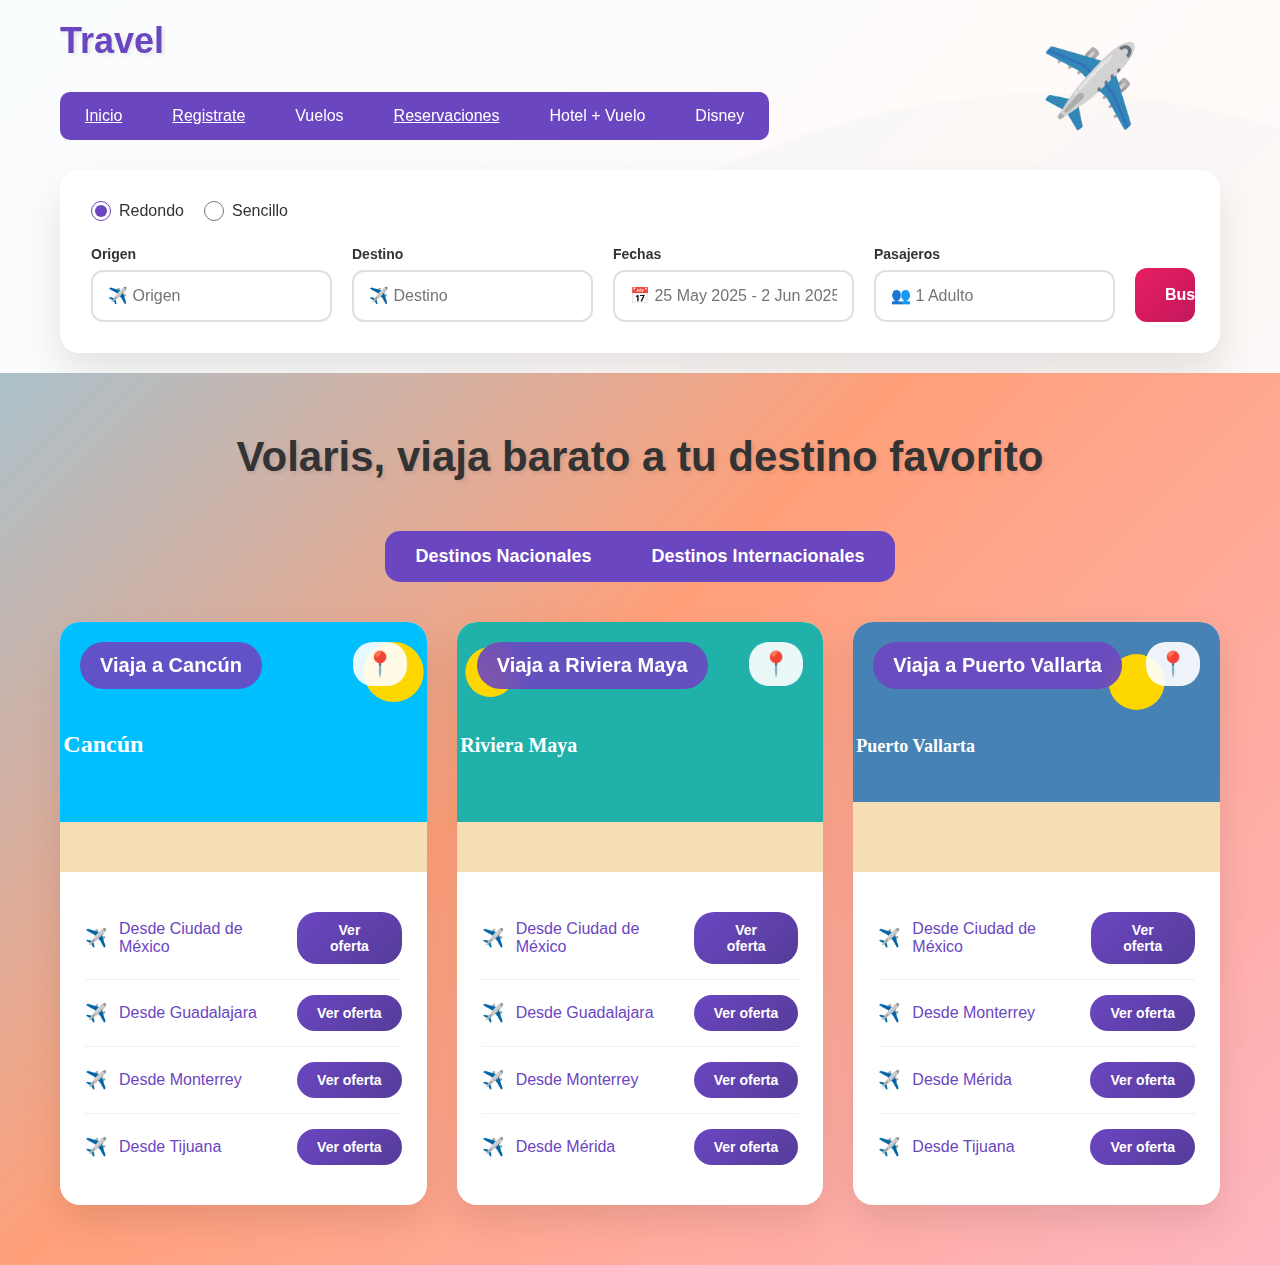
<file: index.html>
<!DOCTYPE html>
<html lang="es">
<head>
    <meta charset="UTF-8">
    <meta name="viewport" content="width=device-width, initial-scale=1.0">
    <title>Volaris - Viaja barato a tu destino favorito</title>
</head>
<body>
        <header class="header">
        <div class="container">
            <div class="nav-header">
                <h1 class="logo">Travel</h1>
                <div class="airplane-icon">✈️</div>
            </div>
            
            <div class="nav-tabs">
               <a href="index.html" class="nav-tab">Inicio</a>                
               <a href="login-register.html" class="nav-tab">Registrate</a>
                <button class="nav-tab">Vuelos</button>
                <a href="reservations.html" class="nav-tab inactive">Reservaciones</a>
                <button class="nav-tab inactive">Hotel + Vuelo</button>
                <button class="nav-tab inactive">Disney</button>
            </div>
            

            

            
            <form class="search-form">
                <div class="trip-type">
                    <label>
                        <input type="radio" name="trip" value="round" checked>
                        Redondo
                    </label>
                    <label>
                        <input type="radio" name="trip" value="one-way">
                        Sencillo
                    </label>
                </div>
                
                <div class="form-row">
                    <div class="form-group">
                        <label>Origen</label>
                        <input type="text" class="form-input" placeholder="✈️ Origen" value="">
                    </div>
                    <div class="form-group">
                        <label>Destino</label>
                        <input type="text" class="form-input" placeholder="✈️ Destino" value="">
                    </div>
                    <div class="form-group">
                        <label>Fechas</label>
                        <input type="text" class="form-input" placeholder="📅 25 May 2025 - 2 Jun 2025" value="">
                    </div>
                    <div class="form-group">
                        <label>Pasajeros</label>
                        <input type="text" class="form-input" placeholder="👥 1 Adulto" value="">
                    </div>
                    <button type="submit" class="search-btn">Buscar</button>
                </div>
            </form>
        </div>
    </header>

    <main class="main-content">
        <div class="container">
            <h2 class="main-title">Volaris, viaja barato a tu destino favorito</h2>
            
            <div class="destination-tabs">
                <button class="dest-tab">Destinos Nacionales</button>
                <button class="dest-tab">Destinos Internacionales</button>
            </div>
            
            <div class="destinations-grid">
                <div class="destination-card">
                    <div class="card-image cancun">
                        <div class="card-title">Viaja a Cancún</div>
                        <div class="card-location">📍</div>
                    </div>
                    <div class="card-content">
                        <div class="flight-option">
                            <div class="flight-info">
                                <span class="plane-icon">✈️</span>
                                <span>Desde Ciudad de México</span>
                            </div>
                            <button class="offer-btn">Ver oferta</button>
                        </div>
                        <div class="flight-option">
                            <div class="flight-info">
                                <span class="plane-icon">✈️</span>
                                <span>Desde Guadalajara</span>
                            </div>
                            <button class="offer-btn">Ver oferta</button>
                        </div>
                        <div class="flight-option">
                            <div class="flight-info">
                                <span class="plane-icon">✈️</span>
                                <span>Desde Monterrey</span>
                            </div>
                            <button class="offer-btn">Ver oferta</button>
                        </div>
                        <div class="flight-option">
                            <div class="flight-info">
                                <span class="plane-icon">✈️</span>
                                <span>Desde Tijuana</span>
                            </div>
                            <button class="offer-btn">Ver oferta</button>
                        </div>
                    </div>
                </div>

                <div class="destination-card">
                    <div class="card-image riviera">
                        <div class="card-title">Viaja a Riviera Maya</div>
                        <div class="card-location">📍</div>
                    </div>
                    <div class="card-content">
                        <div class="flight-option">
                            <div class="flight-info">
                                <span class="plane-icon">✈️</span>
                                <span>Desde Ciudad de México</span>
                            </div>
                            <button class="offer-btn">Ver oferta</button>
                        </div>
                        <div class="flight-option">
                            <div class="flight-info">
                                <span class="plane-icon">✈️</span>
                                <span>Desde Guadalajara</span>
                            </div>
                            <button class="offer-btn">Ver oferta</button>
                        </div>
                        <div class="flight-option">
                            <div class="flight-info">
                                <span class="plane-icon">✈️</span>
                                <span>Desde Monterrey</span>
                            </div>
                            <button class="offer-btn">Ver oferta</button>
                        </div>
                        <div class="flight-option">
                            <div class="flight-info">
                                <span class="plane-icon">✈️</span>
                                <span>Desde Mérida</span>
                            </div>
                            <button class="offer-btn">Ver oferta</button>
                        </div>
                    </div>
                </div>

                <div class="destination-card">
                    <div class="card-image vallarta">
                        <div class="card-title">Viaja a Puerto Vallarta</div>
                        <div class="card-location">📍</div>
                    </div>
                    <div class="card-content">
                        <div class="flight-option">
                            <div class="flight-info">
                                <span class="plane-icon">✈️</span>
                                <span>Desde Ciudad de México</span>
                            </div>
                            <button class="offer-btn">Ver oferta</button>
                        </div>
                        <div class="flight-option">
                            <div class="flight-info">
                                <span class="plane-icon">✈️</span>
                                <span>Desde Monterrey</span>
                            </div>
                            <button class="offer-btn">Ver oferta</button>
                        </div>
                        <div class="flight-option">
                            <div class="flight-info">
                                <span class="plane-icon">✈️</span>
                                <span>Desde Mérida</span>
                            </div>
                            <button class="offer-btn">Ver oferta</button>
                        </div>
                        <div class="flight-option">
                            <div class="flight-info">
                                <span class="plane-icon">✈️</span>
                                <span>Desde Tijuana</span>
                            </div>
                            <button class="offer-btn">Ver oferta</button>
                        </div>
                    </div>
                </div>
            </div>
        </div>
    </main>
    <link rel="stylesheet" href="index.css">
    <link rel="stylesheet" href="index.js">
</body>
</html>
</file>
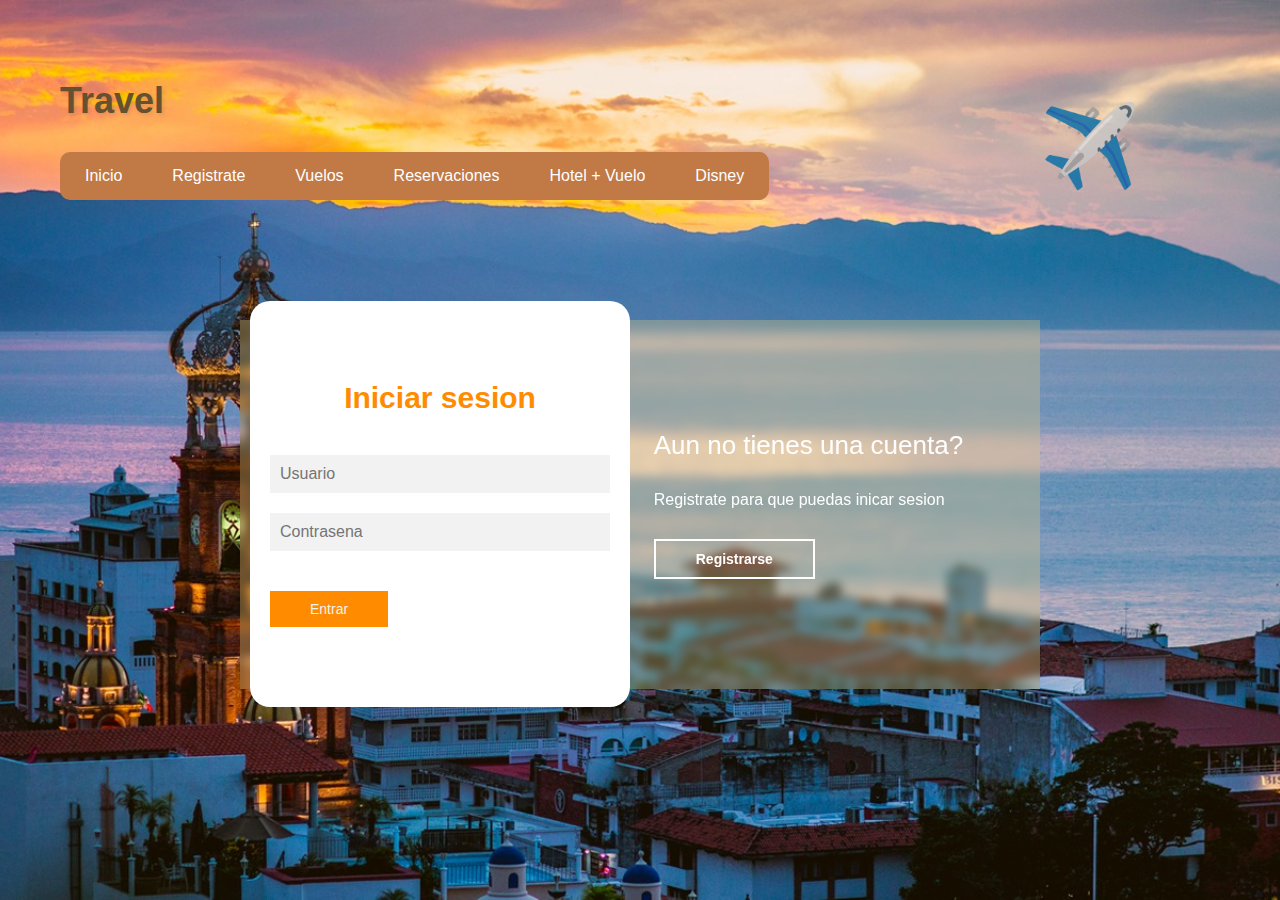
<file: Loginyregistro/login-register.html>
<!DOCTYPE html>
<html lang="en">
<head>
    <meta charset="UTF-8">
    <meta name="viewport" content="width=device-width, initial-scale=1.0">
    <title>Login y registro</title>
    <link rel="stylesheet" href="login-registro2.0.-.css">
    <link rel="icon" type="image/jpg/gif" href="img/Juarnachaz.png"/>
    <link rel="stylesheet" href="login-regirtro.css">
    
</head>
<body>
        <header class="header">
        <div class="container">
            <div class="nav-header">
                <h1 class="logo">Travel</h1>
                <div class="airplane-icon">✈️</div>
            </div>
            
            <div class="nav-tabs">
               <a href="index.html" class="nav-tab">Inicio</a>                
               <a href="login-register.html" class="nav-tab">Registrate</a>
                <button class="nav-tab">Vuelos</button>
                <a href="reservations.html" class="nav-tab inactive">Reservaciones</a>
                <button class="nav-tab inactive">Hotel + Vuelo</button>
                <button class="nav-tab inactive">Disney</button>
            </div>
            




    <main>
        <div class="contenedor__todo">
            <div class="caja__trasera">
                <div class="caja__trasera-login">
                    <h3>Ya tienes una cuenta?</h3>
                    <p>Inicia sesion para entrar a la pagina</p>
                    <button id="btn__iniciar-sesion">Iniciar sesion</button>
                </div>
                <div class="caja__trasera-register">
                    <h3>Aun no tienes una cuenta?</h3>
                    <p>Registrate para que puedas inicar sesion</p>
                    <button id="btn__registro">Registrarse</button>
                </div>
            </div>
            <!--Formulario de Login y Register-->
            <div class="contenedor__login-register">
                <!--Login-->
                <form action="" class="formulario__login">
                    <h2>Iniciar sesion</h2>
                    <input type="text" placeholder="Usuario">
                    <input type="password" placeholder="Contrasena">
                    <button>Entrar</button>
                </form>
                <!--Register-->
                <form action="" class="formulario__register">
                    <h2>Registrarse</h2>
                    <input type="text" placeholder="Nombre Completo">
                    <input type="text" placeholder="Correo Electronico">
                    <input type="text" placeholder="Usuario">
                    <input type="password" placeholder="Contrasena">
                    <button>Registrarse</button>
                </form>
            </div>
        </div>
    </main>
    <script src="scriplogin.js"></script>
</body>
</html>
</file>
<file: index.css>
* {
            margin: 0;
            padding: 0;
            box-sizing: border-box;
        }

        body {
            font-family: 'Arial', sans-serif;
            background: linear-gradient(135deg, #87CEEB 0%, #FFA07A 50%, #FFB6C1 100%);
            min-height: 100vh;
        }

        .header {
            background: rgba(255, 255, 255, 0.95);
            backdrop-filter: blur(10px);
            padding: 20px 0;
            position: relative;
            overflow: hidden;
        }

        .header::before {
            content: '';
            position: absolute;
            top: 0;
            right: 0;
            width: 600px;
            height: 100%;
            background: url('data:image/svg+xml,<svg xmlns="http://www.w3.org/2000/svg" viewBox="0 0 200 50"><path d="M0,25 Q50,0 100,25 T200,25 L200,50 L0,50 Z" fill="%23f0f0f0"/></svg>') no-repeat;
            background-size: cover;
            opacity: 0.3;
        }

        .container {
            max-width: 1200px;
            margin: 0 auto;
            padding: 0 20px;
            position: relative;
            z-index: 1;
        }

        .nav-header {
            display: flex;
            justify-content: space-between;
            align-items: center;
            margin-bottom: 30px;
        }

        .logo {
            font-size: 36px;
            font-weight: bold;
            color: #6B46C1;
            text-shadow: 2px 2px 4px rgba(0,0,0,0.1);
        }


        .airplane-icon {
            position: absolute;
            right: 100px;
            top: 20px;
            font-size: 80px;
            color: #6B46C1;
            opacity: 0.8;
            animation: float 3s ease-in-out infinite;
        }

        @keyframes float {
            0%, 100% { transform: translateY(0px) rotate(0deg); }
            50% { transform: translateY(-10px) rotate(2deg); }
        }

        .nav-tabs {
            display: flex;
            gap: 0;
            margin-bottom: 30px;
        }

        .nav-tab {
            background: #6B46C1;
            color: white;
            padding: 15px 25px;
            border: none;
            cursor: pointer;
            font-size: 16px;
            font-weight: 500;
            transition: all 0.3s ease;
            position: relative;
            overflow: hidden;


        }

        .nav-tab:first-child {
            border-radius: 10px 0 0 10px;
        }

        .nav-tab:last-child {
            border-radius: 0 10px 10px 0;
        }

        .nav-links {
            background: rgba(107, 70, 193, 0.3);
            color: #6B46C1;
        }

        .nav-tab::before {
            content: '';
            position: absolute;
            top: 0;
            left: -100%;
            width: 100%;
            height: 100%;
            background: linear-gradient(90deg, transparent, rgba(255,255,255,0.2), transparent);
            transition: left 0.5s;
        }

        .nav-tab:hover::before {
            left: 100%;
        }

        .search-form {
            background: rgba(255, 255, 255, 0.95);
            padding: 30px;
            border-radius: 20px;
            box-shadow: 0 20px 40px rgba(0,0,0,0.1);
            backdrop-filter: blur(10px);
            border: 1px solid rgba(255,255,255,0.2);
        }


        .trip-type {
            display: flex;
            gap: 20px;
            margin-bottom: 25px;
            align-items: center;
        }

        .trip-type label {
            display: flex;
            align-items: center;
            gap: 8px;
            cursor: pointer;
            font-weight: 500;
            color: #333;
        }

        .trip-type input[type="radio"] {
            width: 20px;
            height: 20px;
            accent-color: #6B46C1;
        }

        .form-row {
            display: grid;
            grid-template-columns: 1fr 1fr 1fr 1fr auto;
            gap: 20px;
            align-items: end;
        }

        .form-group {
            display: flex;
            flex-direction: column;
            gap: 8px;
        }

        .form-group label {
            font-weight: 600;
            color: #333;
            font-size: 14px;
        }

        .form-input {
            padding: 15px;
            border: 2px solid #e0e0e0;
            border-radius: 12px;
            font-size: 16px;
            transition: all 0.3s ease;
            background: white;
        }

        .form-input:focus {
            outline: none;
            border-color: #6B46C1;
            box-shadow: 0 0 0 3px rgba(107, 70, 193, 0.1);
            transform: translateY(-2px);
        }

        .search-btn {
            background: linear-gradient(135deg, #E91E63, #C2185B);
            color: white;
            border: none;
            padding: 18px 30px;
            border-radius: 12px;
            font-size: 16px;
            font-weight: bold;
            cursor: pointer;
            transition: all 0.3s ease;
            position: relative;
            overflow: hidden;
        }

        .search-btn::before {
            content: '';
            position: absolute;
            top: 0;
            left: -100%;
            width: 100%;
            height: 100%;
            background: linear-gradient(90deg, transparent, rgba(255,255,255,0.2), transparent);
            transition: left 0.5s;
        }

        .search-btn:hover {
            transform: translateY(-3px);
            box-shadow: 0 10px 25px rgba(233, 30, 99, 0.3);
        }

        .search-btn:hover::before {
            left: 100%;
        }

        .main-content {
            padding: 60px 0;
        }

        .main-title {
            text-align: center;
            font-size: 42px;
            font-weight: bold;
            color: #333;
            margin-bottom: 50px;
            text-shadow: 2px 2px 4px rgba(0,0,0,0.1);
        }

        .destination-tabs {
            display: flex;
            justify-content: center;
            gap: 0;
            margin-bottom: 40px;
        }

        .dest-tab {
            background: #6B46C1;
            color: white;
            padding: 15px 30px;
            border: none;
            cursor: pointer;
            font-size: 18px;
            font-weight: 600;
            transition: all 0.3s ease;
        }

        .dest-tab:first-child {
            border-radius: 15px 0 0 15px;
        }

        .dest-tab:last-child {
            border-radius: 0 15px 15px 0;
        }

        .dest-tab:hover {
            background: #553C9A;
            transform: translateY(-2px);
        }

        .destinations-grid {
            display: grid;
            grid-template-columns: repeat(auto-fit, minmax(350px, 1fr));
            gap: 30px;
            max-width: 1200px;
            margin: 0 auto;
        }

        .destination-card {
            background: white;
            border-radius: 20px;
            overflow: hidden;
            box-shadow: 0 15px 35px rgba(0,0,0,0.1);
            transition: all 0.3s ease;
            position: relative;
        }

        .destination-card:hover {
            transform: translateY(-10px);
            box-shadow: 0 25px 50px rgba(0,0,0,0.15);
        }

        .card-image {
            height: 250px;
            background-size: cover;
            background-position: center;
            position: relative;
            overflow: hidden;
        }

        .card-image::before {
            content: '';
            position: absolute;
            top: 0;
            left: 0;
            right: 0;
            bottom: 0;
            background: linear-gradient(45deg, rgba(107, 70, 193, 0.3), rgba(233, 30, 99, 0.2));
            opacity: 0;
            transition: opacity 0.3s ease;
        }

        .destination-card:hover .card-image::before {
            opacity: 1;
        }

        .cancun { background-image: url('data:image/svg+xml,<svg xmlns="http://www.w3.org/2000/svg" viewBox="0 0 400 250"><rect fill="%2300BFFF" width="400" height="250"/><circle fill="%23FFD700" cx="350" cy="50" r="30"/><rect fill="%23F5DEB3" y="200" width="400" height="50"/><text x="20" y="130" fill="white" font-size="24" font-weight="bold">Cancún</text></svg>'); }
        .riviera { background-image: url('data:image/svg+xml,<svg xmlns="http://www.w3.org/2000/svg" viewBox="0 0 400 250"><rect fill="%2320B2AA" width="400" height="250"/><circle fill="%23FFD700" cx="50" cy="50" r="25"/><rect fill="%23F5DEB3" y="200" width="400" height="50"/><text x="20" y="130" fill="white" font-size="20" font-weight="bold">Riviera Maya</text></svg>'); }
        .vallarta { background-image: url('data:image/svg+xml,<svg xmlns="http://www.w3.org/2000/svg" viewBox="0 0 400 250"><rect fill="%234682B4" width="400" height="250"/><circle fill="%23FFD700" cx="300" cy="60" r="28"/><rect fill="%23F5DEB3" y="180" width="400" height="70"/><text x="20" y="130" fill="white" font-size="18" font-weight="bold">Puerto Vallarta</text></svg>'); }

        .card-title {
            position: absolute;
            top: 20px;
            left: 20px;
            background: rgba(107, 70, 193, 0.9);
            color: white;
            padding: 12px 20px;
            border-radius: 25px;
            font-size: 20px;
            font-weight: bold;
            backdrop-filter: blur(10px);
        }

        .card-location {
            position: absolute;
            top: 20px;
            right: 20px;
            background: rgba(255, 255, 255, 0.9);
            color: #6B46C1;
            padding: 8px 12px;
            border-radius: 20px;
            font-size: 24px;
        }

        .card-content {
            padding: 25px;
        }

        .flight-option {
            display: flex;
            align-items: center;
            justify-content: space-between;
            padding: 15px 0;
            border-bottom: 1px solid #f0f0f0;
            transition: all 0.3s ease;
        }

        .flight-option:last-child {
            border-bottom: none;
        }

        .flight-option:hover {
            background: rgba(107, 70, 193, 0.05);
            transform: translateX(5px);
        }

        .flight-info {
            display: flex;
            align-items: center;
            gap: 12px;
            color: #6B46C1;
            font-weight: 500;
        }

        .plane-icon {
            font-size: 18px;
        }

        .offer-btn {
            background: linear-gradient(135deg, #6B46C1, #553C9A);
            color: white;
            border: none;
            padding: 10px 20px;
            border-radius: 20px;
            font-size: 14px;
            font-weight: bold;
            cursor: pointer;
            transition: all 0.3s ease;
        }

        .offer-btn:hover {
            transform: translateY(-2px);
            box-shadow: 0 5px 15px rgba(107, 70, 193, 0.3);
        }

        @media (max-width: 768px) {
            .form-row {
                grid-template-columns: 1fr;
                gap: 15px;
            }
            
            .destinations-grid {
                grid-template-columns: 1fr;
                gap: 20px;
            }
            
            .main-title {
                font-size: 28px;
            }
            
            .airplane-icon {
                display: none;
            }
        }
</file>
<file: Loginyregistro/login-registro2.0.-.css>
*
{
    margin: 0;
    padding: 0;
    box-sizing: border-box;
    text-decoration: none;
    font-family: sans-serif;
}
body{
    background-image: url(./img/burritos.jpg);
    background-size: cover;
    background-repeat: no-repeat;
    background-position: center;
    background-attachment: fixed;
    padding-top: 80px; /* Evita que la navbar cubra el contenido */
}

main{
    width: 100%;
    padding: 20px;
    margin: auto;
    margin-top: 100px;
} 
.contenedor__todo{
    width: 100%;
    max-width: 800px;
    margin: auto;
    position: relative;
}
.caja__trasera{
    width: 100%;
    padding: 10px 20px;
    display: flex;
    justify-content: center;
    backdrop-filter: blur(5px);
    background-color: rgba(234, 207, 123, 0.3);
}
.caja__trasera div{
    margin: 100px 40px;
    color: rgb(255, 255, 255);
    transition: all 500ms;
}
.caja__trasera div p,
.caja__trasera div button{
    margin-top: 30px;
}
.caja__trasera div h3{
    font-weight: 400;
    font-size: 26px;
}
.caja__trasera button{
    padding: 10px 40px;
    border: 2px solid #fff;
    background: transparent;
    font-size: 14px;
    font-weight: 600;
    cursor: pointer;
    color: white;
    outline: none;
    transition: all 30ms;
}
.caja__trasera button:hover{
    background: #fff;
    color: blanchedalmond;
}
/*Formulario*/
.contenedor__login-register{
    display: flex;
    align-items: center;
    width: 100%;
    max-width: 380px;
    position: relative;
    top: -185px;
    left: 10px;

    transition: left 500ms cubic-bezier(0.175, 0.885, 0.320, 1.275);
}

.contenedor__login-register form{
    width: 100%;
    padding: 80px 20px;
    background: #fff;
    position: absolute;
    border-radius: 20px;
}

.contenedor__login-register form h2{
    font-size: 30px;
    text-align: center;
    margin-bottom: 20px;
    color: rgb(255, 140, 0);
}
.contenedor__login-register form input{
    width: 100%;
    margin-top: 20px;
    padding: 10px;
    border: none;
    background: #f2f2f2;
    font-size: 16px;
    outline: none;
}
.contenedor__login-register form button{
    padding: 10px 40px;
    margin-top: 40px;
    border: none;
    font-size: 14px;
    background: rgb(255, 140, 0);
    color: #f2f2f2;
    cursor: pointer;
    outline: none;
}
.formulario__login{
    opacity: 1;
    display: block;
}
.formulario__register{
    display: none;
}

/*Responsive Design de la pagina*/

@media screen and (max-width: 850px){
    main{
        margin-top: 50px;
    }
    .caja__trasera{
        max-width: 350px;
        height: 300px;
        flex-direction: column;
        margin: auto;
    }

    .caja__trasera div{
        margin: 0;
        position: absolute;
    }

    /*Formulario*/

    .contenedor__login-register{
        top: -10px;
        left: -5px;
        margin: auto;
    }

    .contenedor__login-register form{
        position: relative;
    }
}
</file>
<file: Loginyregistro/login-regirtro.css>
*
{
    margin: 0;
    padding: 0;
    box-sizing: border-box;
    text-decoration: none;
    font-family: sans-serif;
}
body{
    background-image: url("/RA-Aplicacionsweb/img/fondo.jpg");

    background-image: url(/img/Login-registro.jpeg);
    background-size: cover;
    background-repeat: no-repeat;
    background-position: center;
    background-attachment: fixed;
}


        .container {
            max-width: 1200px;
            margin: 0 auto;
            padding: 0 20px;
            position: relative;
            z-index: 1;
        }
        
        
        .nav-header {
            display: flex;
            justify-content: space-between;
            align-items: center;
            margin-bottom: 30px;
        }

        .logo {
            font-size: 36px;
            font-weight: bold;
            color: #65502f;
            text-shadow: 2px 2px 4px rgba(0,0,0,0.1);
        }


        .airplane-icon {
            position: absolute;
            right: 100px;
            top: 20px;
            font-size: 80px;
            color: #6B46C1;
            opacity: 0.8;
            animation: float 3s ease-in-out infinite;
        }

        @keyframes float {
            0%, 100% { transform: translateY(0px) rotate(0deg); }
            50% { transform: translateY(-10px) rotate(2deg); }
        }

        .nav-tabs {
            display: flex;
            gap: 0;
            margin-bottom: 30px;
        }

        .nav-tab {
            background: #c17946;
            color: white;
            padding: 15px 25px;
            border: none;
            cursor: pointer;
            font-size: 16px;
            font-weight: 500;
            transition: all 0.3s ease;
            position: relative;
            overflow: hidden;


        }

        .nav-tab:first-child {
            border-radius: 10px 0 0 10px;
        }

        .nav-tab:last-child {
            border-radius: 0 10px 10px 0;
        }

        .nav-links {
            background: rgba(107, 70, 193, 0.3);
            color: #6B46C1;
        }

        .nav-tab::before {
            content: '';
            position: absolute;
            top: 0;
            left: -100%;
            width: 100%;
            height: 100%;
            background: linear-gradient(90deg, transparent, rgba(255,255,255,0.2), transparent);
            transition: left 0.5s;
        }

        .nav-tab:hover::before {
            left: 100%;
        }
</file>
